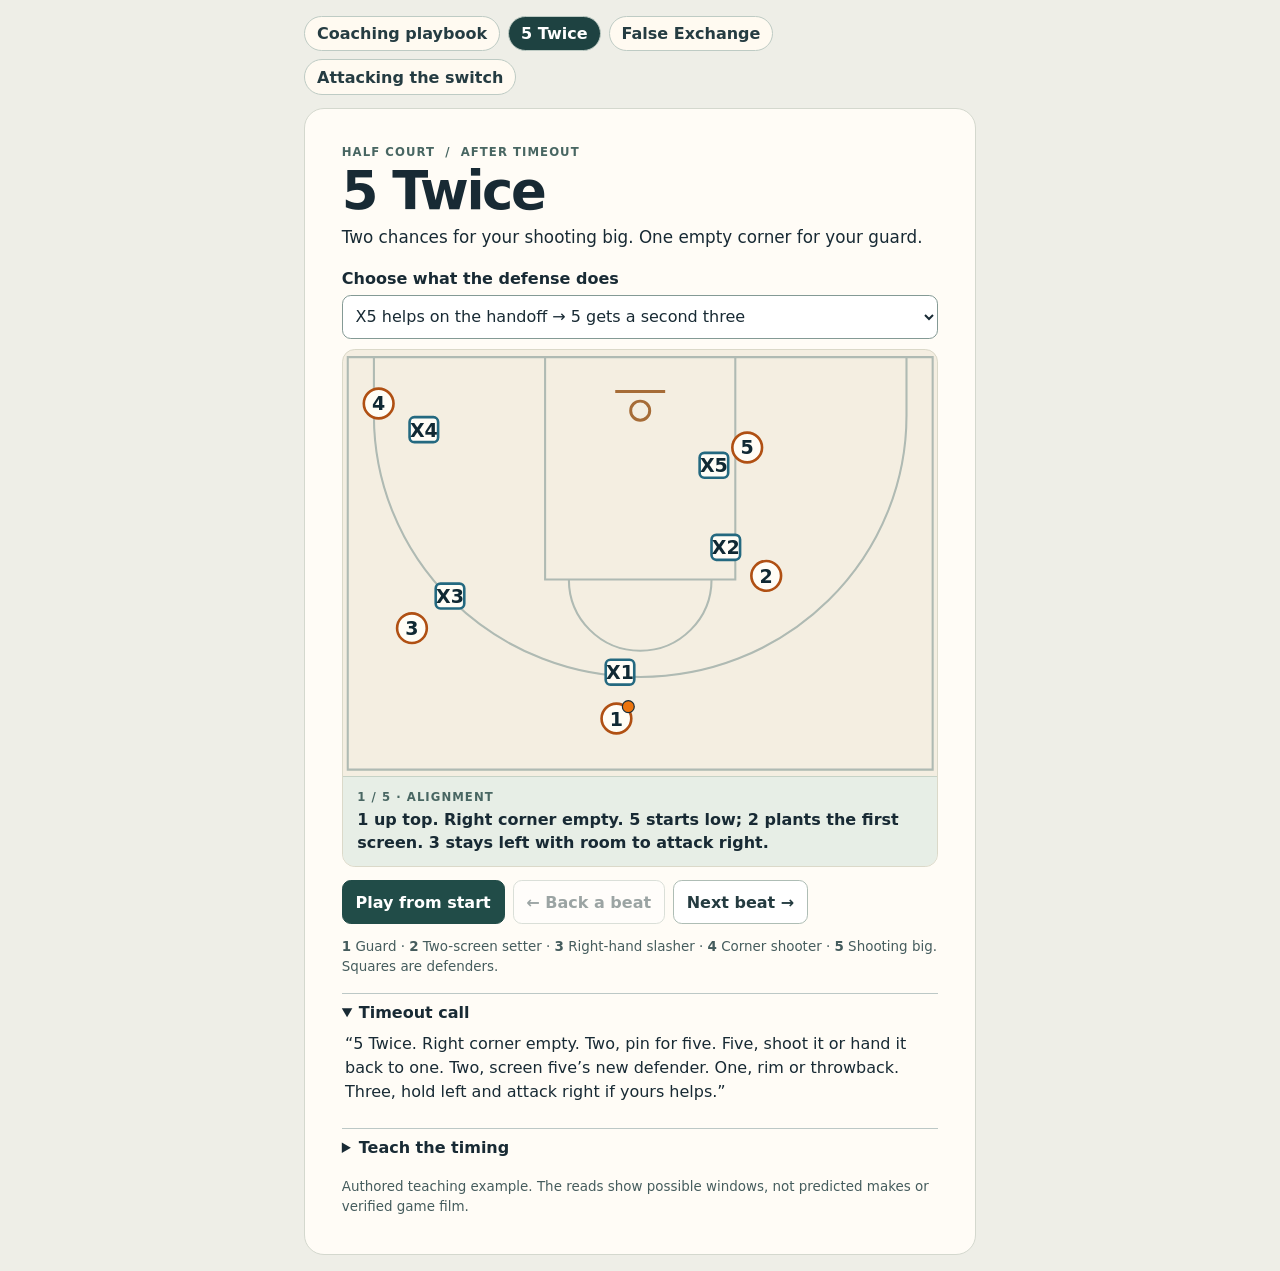
<file: index.html>
<!doctype html>
<html lang="en"><head><meta charset="utf-8"><meta name="viewport" content="width=device-width, initial-scale=1"><meta name="referrer" content="no-referrer"><meta name="description" content="Choose the defense, play the action and compare the offensive reads on a five-on-five coaching board."><title>5 Twice | Coaching board</title><style>
:root{color-scheme:light;--background:#fffcf6;--foreground:#182a34;--border:#bcc8c6;--viz-series-1:#b05013;--viz-series-2:#246980;--orange:#ec740d;--font-size-base:16px;font-family:system-ui,-apple-system,sans-serif;color:var(--foreground);background:#eeeee7}
*{box-sizing:border-box}body{margin:auto;max-width:44rem;padding:1rem}main{background:var(--background);padding:clamp(1rem,4vw,2.3rem);border-radius:1.25rem;border:1px solid #d4d8ce}nav,.toolbar,.viz-row{display:flex;flex-wrap:wrap;gap:.5rem;align-items:center}nav{margin:0 0 .8rem}nav span{font-size:.75rem;font-weight:750;color:#4c5c58;letter-spacing:.09em}nav a{background:#fffaf1;color:#253c42;border:1px solid #becbc4;border-radius:2rem;padding:.45rem .75rem;text-decoration:none;font-weight:650}nav a[aria-current=page]{background:#1e4241;color:white}h1{font-size:clamp(2rem,6vw,3.3rem);line-height:1.04;letter-spacing:-.045em;margin:.3rem 0 .45rem}h3{margin:.5rem 0}.intro{font-size:1.05rem;line-height:1.42;margin:0 0 1.2rem}.eyebrow{display:block;text-transform:uppercase;letter-spacing:.09em;font-size:.73rem;font-weight:750;color:#486662}
label{display:block;font-weight:650;margin:.4rem 0}select,button{font:inherit;min-height:44px}select{display:block;margin:.35rem 0 .65rem;width:100%;padding:.55rem;border:1px solid #849a95;border-radius:.55rem;color:var(--foreground);background:white}button{cursor:pointer;border-radius:.55rem;border:1px solid #aebdb5;background:#fff;color:#243b40;padding:.5rem .8rem;font-weight:600}button.primary,.btn-primary{background:#214c48;color:white;border-color:#214c48}button:disabled{opacity:.45;cursor:default}button:focus-visible,a:focus-visible,select:focus-visible{outline:3px solid #07689c;outline-offset:2px}
.board,#false-exchange .court{background:#f4eee1;border-radius:.8rem}.board{overflow:hidden;border:1px solid #dbd9c9}svg#floor{display:block;width:100%;max-height:49vh;margin:auto}.lines{fill:none;stroke:#afbab3;stroke-width:1.75}.basket{stroke:#a66c37;stroke-width:2.5}.off,.def{fill:#fffdf6;stroke-width:2.2}.off,.move,.screen{stroke:var(--viz-series-1)}.def{stroke:var(--viz-series-2)}.move{stroke-width:2;opacity:.65}.screen{stroke-width:3.4}.delivery{stroke:#263d40;stroke-width:2;stroke-dasharray:5 5}.ball{fill:var(--orange);stroke:var(--foreground)}.number{font-size:16px;text-anchor:middle;dominant-baseline:central;fill:#102933;font-weight:650}.caption{background:#e7eee6;border-top:1px solid #c6d2c6;padding:.75rem .9rem;line-height:1.45}.caption strong{display:block;font-weight:550;margin-top:.15rem}.toolbar{margin:.8rem 0}.roles,.text-small,footer{font-size:.84rem;line-height:1.5;color:#455c5d}.roles{margin:.5rem 0 1rem}details{margin-top:.4rem;border-top:1px solid var(--border);padding:.55rem 0}summary{cursor:pointer;font-weight:700}details p{line-height:1.5;margin:.6rem .2rem}footer{margin-top:.7rem}#false-exchange .read{line-height:1.4;background:#e7eee6;padding:.7rem;margin:.2rem 0;border-radius:.4rem}@media (max-width:440px){body{padding:.5rem}main{padding:.85rem}nav span{display:none}#floor .number{font-size:18px}}
</style></head><body><nav aria-label="Playbook"><a href="coach.html">Coaching playbook</a> <a aria-current="page" href="index.html">5 Twice</a><a href="false-exchange.html">False Exchange</a><a href="switches.html">Attacking the switch</a></nav><main>
  <header><div class="eyebrow">HALF COURT &nbsp;/&nbsp; AFTER TIMEOUT</div>
    <h1>5 Twice</h1><p class="intro">Two chances for your shooting big. One empty corner for your guard.</p></header>
  <label for="coverage">Choose what the defense does</label>
  <select id="coverage">
    <option value="first">X5 trails the pindown → 5 shoots</option>
    <option value="return">X5 helps on the handoff → 5 gets a second three</option>
    <option value="drive">X5 stays with 5 → 1 drives the empty side</option>
    <option value="slash">X3 commits to 1 → 3 attacks right</option>
    <option value="switch">They switch twice → keep it and reverse</option>
  </select>
  <div class="board">
    <svg id="floor" viewBox="0 0 500 358" role="img" aria-labelledby="court-title description">
      <title id="court-title">5 Twice, ten-player teaching court</title><desc id="description"></desc>
      <g class="lines"><path d="M4 353V6H496V353ZM170 6V193H330V6 M190 193a60 60 0 0 0 120 0 M26 6V55a224 220 0 0 0 448 0V6"/><path class="basket" d="M229 35h42"/><circle class="basket" cx="250" cy="51" r="8"/></g>
      <g id="routes" fill="none"></g><path id="delivery" class="delivery" fill="none"/><g id="actors"></g><circle class="ball" id="ball" r="5"/>
    </svg>
    <div class="caption"><span class="eyebrow" id="beat"></span><strong id="cue" aria-live="polite"></strong></div>
  </div>
  <div class="toolbar"><button id="play" class="primary">Play from start</button><button id="prev">← Back a beat</button><button id="next">Next beat →</button></div>
  <div class="roles"><b>1</b> Guard · <b>2</b> Two-screen setter · <b>3</b> Right-hand slasher · <b>4</b> Corner shooter · <b>5</b> Shooting big. Squares are defenders.</div>
  <details open><summary>Timeout call</summary><p>“5 Twice. Right corner empty. Two, pin for five. Five, shoot it or hand it back to one. Two, screen five’s new defender. One, rim or throwback. Three, hold left and attack right if yours helps.”</p></details>
  <details><summary>Teach the timing</summary><p><b>First window:</b> 5 brushes 2’s planted screen, ready to shoot beyond the right-slot arc. If denied, step toward 1 for a safe catch. If there’s no catch, 1 keeps it; there is no handoff.</p>
  <p><b>Second window:</b> 1 follows the pass over 5’s outside shoulder. As 1 takes the ball, 2 sets again in the recovery path of whoever is guarding 5. After 1 clears, 5 flares back to the top. Both screens need a legal stationary base, time and space.</p>
  <p><b>Third player:</b> 3 holds the left wing during 1’s drive. If X3 only stunts, 1 keeps the dribble. On a real commitment, pass before getting trapped below the rim. Once 1 clears, 3 drives right if the middle is available; if X3 takes away that hand, swing it instead.</p></details>
  <footer>Authored teaching example. The reads show possible windows, not predicted makes or verified game film.</footer>
</main>
<script src="five-twice.js"></script>
<script>
(() => {
  const get=id=>document.getElementById(id),ns='http://www.w3.org/2000/svg';
  const el=(tag,attrs={})=>{const n=document.createElementNS(ns,tag);for(const [k,v] of Object.entries(attrs))n.setAttribute(k,v);return n};
  const court=get('actors'), ball=get('ball'), route=get('routes'), pass=get('delivery'), sel=get('coverage');
  const ids=['o1','o2','o3','o4','o5','x1','x2','x3','x4','x5'];
  const dots=ids.map((id,i)=>{const g=el('g'),o=i<5;
    g.append(o?el('circle',{r:12.5,class:'off'}):el('rect',{x:-12,y:-10.5,width:24,height:21,rx:4,class:'def'}));
    const t=el('text',{class:'number'});t.textContent=o?id[1]:id.toUpperCase();g.append(t);court.append(g);return g});
  const run=window.createFiveTwice;
  const limited=window.matchMedia('(prefers-reduced-motion: reduce)'),clamp=v=>Math.max(0,Math.min(1,v)),mix=(a,b,v)=>[a[0]+(b[0]-a[0])*v,a[1]+(b[1]-a[1])*v],fmt=p=>p.map(n=>n*10).join(' ');
  let frames,at=0,raf=0,playing=false,currentBeat=0;
  function draw(from,to,t){
    const a=frames[from],b=frames[to],pts=a.p.map((v,i)=>{const delay=b.delay?.[ids[i]]||0;let u=clamp((t-delay)/(1-delay));u=u*u*(3-2*u);
      const c=b.curve?.[ids[i]];return c?mix(mix(v,c,u),mix(c,b.p[i],u),u):mix(v,b.p[i],u)});
    route.replaceChildren();
    if(to>0)for(let i=0;i<5;i++){const prev=frames[to-1].p[i],dest=b.p[i];if(prev===dest)continue;
      const c=b.curve?.[ids[i]],d='M'+fmt(prev)+(c?' Q'+fmt(c)+' ':' L')+fmt(dest);route.append(el('path',{d,class:'move'}))}
    if(b.screen!=null){const p=pts[b.screen];route.append(el('path',{d:'M'+fmt([p[0]-.95,p[1]+1.45])+'l19 -5',class:'screen'}))}
    pts.forEach((p,i)=>dots[i].setAttribute('transform','translate('+fmt(p)+')'));
    const giver=to>0?frames[to-1].holder:b.holder;let p=pts[b.holder];
    if(giver!==b.holder){const w=b.pass??[.2,.87],v=clamp((t-w[0])/(w[1]-w[0]));p=mix(pts[giver],pts[b.holder],v);
      pass.setAttribute('d',t>=w[0]?'M'+fmt(pts[giver])+' L'+fmt(pts[b.holder]):'')}
    else pass.setAttribute('d','');
    ball.setAttribute('cx',p[0]*10+10);ball.setAttribute('cy',p[1]*10-10)
  }
  function label(i){currentBeat=i;const f=frames[i];get('beat').textContent=(i+1)+' / '+frames.length+' · '+f.title;get('cue').textContent=f.cue;get('description').textContent=f.cue}
  function record(){try{history.replaceState(null,'','#'+sel.value+'/'+at)}catch{}}
  function stop(){cancelAnimationFrame(raf);playing=false;get('play').textContent='Play from start'}
  function step(i,save=true){stop();at=Math.max(0,Math.min(i,frames.length-1));draw(at,at,1);label(at);get('prev').disabled=at===0;get('next').disabled=at===frames.length-1;if(save)record()}
  function restore(){const [key,idx]=location.hash.slice(1).split('/');sel.value=Array.from(sel.options).some(o=>o.value===key)?key:'return';frames=run(sel.value);step(/^\d+$/.test(idx||'')?Number(idx):0,false)}
  sel.onchange=()=>{frames=run(sel.value);step(frames.length-1)};
  get('prev').onclick=()=>step(at-1);get('next').onclick=()=>step(at+1);
  get('play').onclick=()=>{if(playing){step(currentBeat);return}if(limited.matches){step(frames.length-1);return}
    step(0);playing=true;get('play').textContent='Stop at this beat';let i=1,began=performance.now();label(i);
    function play(now){const elapsed=now-began,u=clamp(elapsed/1350);draw(i-1,i,u);
      if(elapsed>=2050){at=i;if(i===frames.length-1){step(i);return}i++;began=now;label(i)}
      raf=requestAnimationFrame(play)}raf=requestAnimationFrame(play)};
  addEventListener('hashchange',restore);restore();
})();
</script>
</body></html>
</file>
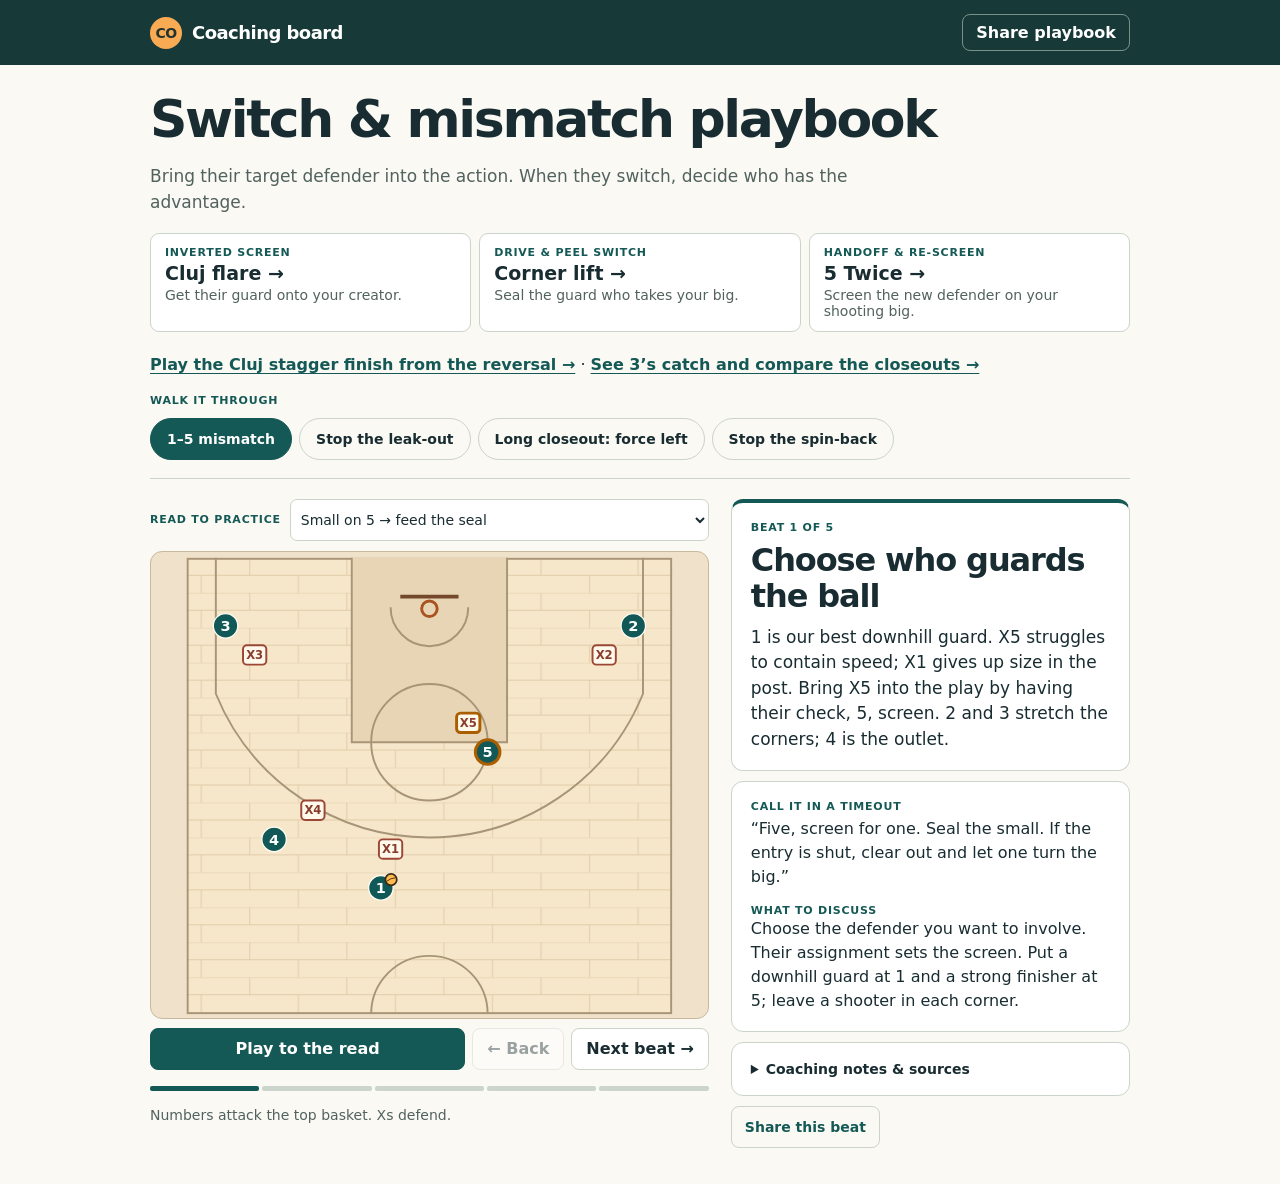
<file: coach.html>
<!doctype html><html lang="en"><head><meta charset="utf-8"><meta name="viewport" content="width=device-width, initial-scale=1">
<title>Switch & mismatch playbook · Coaching board</title>
<meta name="description" content="Watch the mismatch on a ball screen, a drive and a handoff. Walk through three team defense calls on an animated five-on-five board.">
<link rel="stylesheet" href="switches.css"><link rel="stylesheet" href="staff.css">
<script defer src="hunt-rotation.js"></script><script defer src="court.js?v=staff1"></script><script defer src="staff-plays.js?v=staff1"></script><script defer src="switches.js?v=staff1"></script>
</head><body><header><div class="wrap bar"><a class="brand" href="coach.html"><span class="logo" aria-hidden="true">CO</span> Coaching board</a><a class="booklink" href="coach.html" id="booklink">Share playbook</a></div></header><div class="wrap" id="book-status" role="status"></div>
<main class="wrap">
<h1>Switch &amp; mismatch playbook</h1>
<p class="intro">Bring their target defender into the action. When they switch, decide who has the advantage.</p>
<div class="library" aria-label="More animated mismatch plays">
<a href="switches.html#screen/hunt/0"><small>Inverted screen</small><strong>Cluj flare →</strong><span>Get their guard onto your creator.</span></a>
<a href="switches.html#drive/seal/0"><small>Drive &amp; peel switch</small><strong>Corner lift →</strong><span>Seal the guard who takes your big.</span></a>
<a href="switches.html#handoff/switch/0"><small>Handoff &amp; re-screen</small><strong>5 Twice →</strong><span>Screen the new defender on your shooting big.</span></a>
</div>
<p class="finish-link"><a href="switches.html#stagger/reject/4">Play the Cluj stagger finish from the reversal →</a> · <a href="switches.html#stagger/shooter/7">See 3’s catch and compare the closeouts →</a></p>
<h2 class="subhead">Walk it through</h2>
<nav id="plays" aria-label="Choose a coaching board"></nav>
<div class="layout"><section aria-label="Animated coaching board">
<div class="tools"><label for="read">Read to practice</label><select id="read"></select><span id="only-read" hidden></span></div>
<div class="floor"><svg id="court" viewBox="-6 -6 512 480" role="img"></svg></div>
<div id="controls"><button id="play" class="primary">Play to the read</button><button id="prev">← Back</button><button id="next">Next beat →</button></div>
<div id="beats" aria-label="Jump to a beat"></div><p id="legend-teams" class="team-key"></p>
</section><aside><div class="panel readout" aria-live="polite" aria-atomic="true"><div id="count" class="kicker"></div><h2 id="moment"></h2><p id="cue"></p></div>
<div class="panel instruction"><div class="kicker">Call it in a timeout</div><p id="timeout"></p><div class="kicker">What to discuss</div><p id="matchup"></p></div>
<details class="panel"><summary>Coaching notes &amp; sources</summary><div id="notes"></div></details>
<button id="share">Share this beat</button></aside></div>
<div id="sharing" role="status"></div>
<noscript>Enable JavaScript to animate these plays.</noscript></main>
<script>
document.getElementById('booklink').addEventListener('click',async e=>{
  e.preventDefault();const a=e.currentTarget,url=a.href;
  const status=document.getElementById('book-status');status.replaceChildren();
  try{await navigator.clipboard.writeText(url);status.textContent='Playbook link copied.'}
  catch{const link=document.createElement('a');link.href=url;link.textContent=url;status.append('Copy this playbook link: ',link)}
})
</script>
</body></html>
</file>
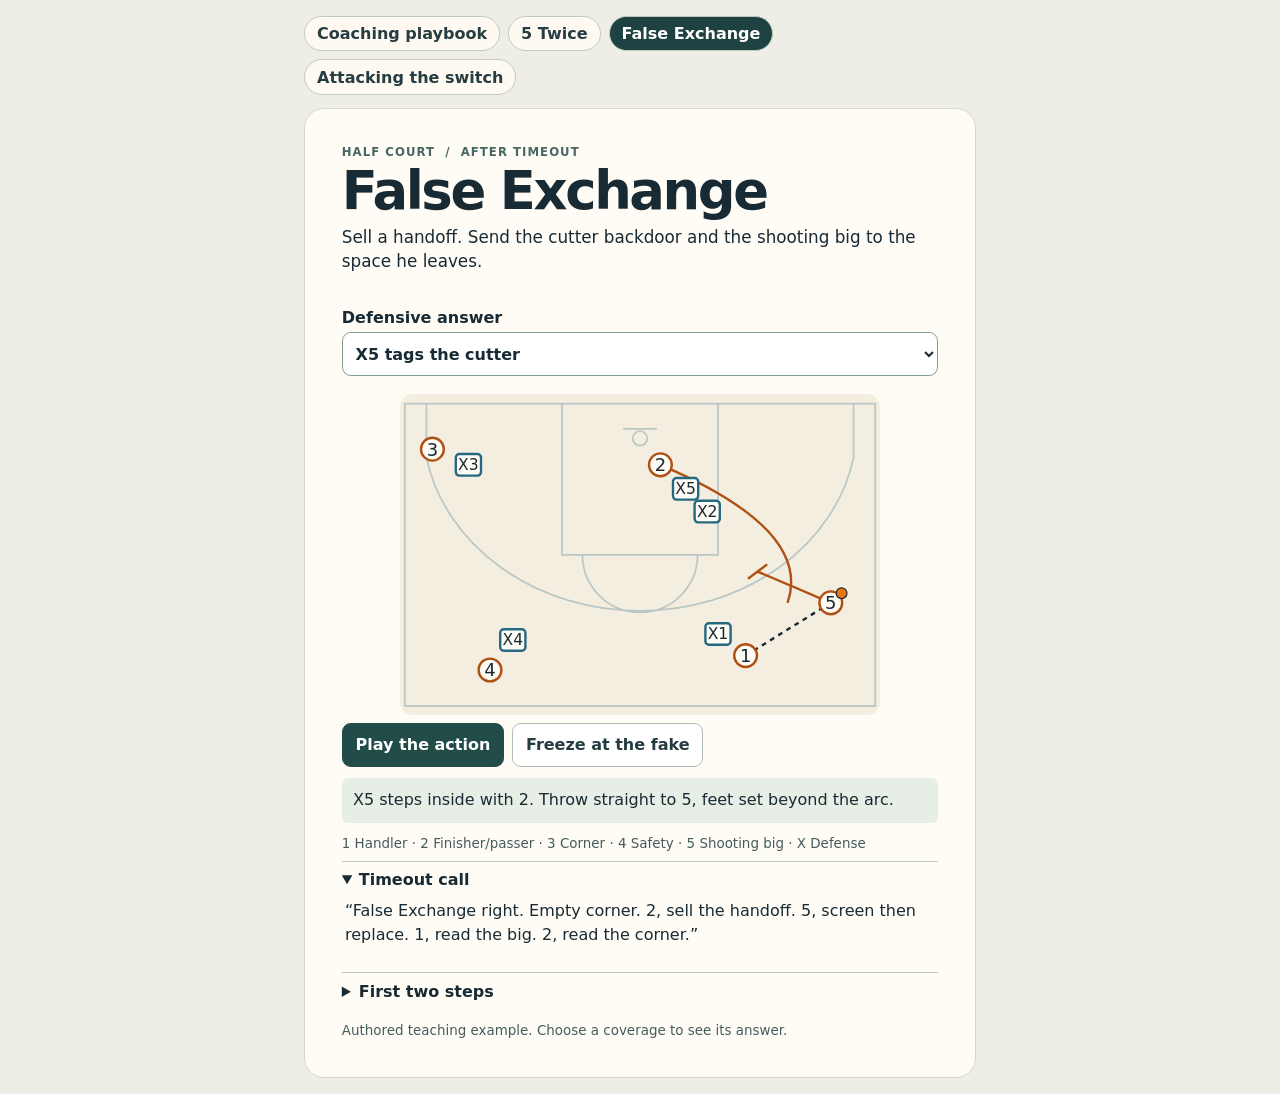
<file: false-exchange.html>
<!doctype html>
<html lang="en"><head><meta charset="utf-8"><meta name="viewport" content="width=device-width, initial-scale=1"><meta name="referrer" content="no-referrer"><meta name="description" content="Choose the defense, play the action and compare the offensive reads on a five-on-five coaching board."><title>False Exchange | Coaching board</title><style>
:root{color-scheme:light;--background:#fffcf6;--foreground:#182a34;--border:#bcc8c6;--viz-series-1:#b05013;--viz-series-2:#246980;--orange:#ec740d;--font-size-base:16px;font-family:system-ui,-apple-system,sans-serif;color:var(--foreground);background:#eeeee7}
*{box-sizing:border-box}body{margin:auto;max-width:44rem;padding:1rem}main{background:var(--background);padding:clamp(1rem,4vw,2.3rem);border-radius:1.25rem;border:1px solid #d4d8ce}nav,.toolbar,.viz-row{display:flex;flex-wrap:wrap;gap:.5rem;align-items:center}nav{margin:0 0 .8rem}nav span{font-size:.75rem;font-weight:750;color:#4c5c58;letter-spacing:.09em}nav a{background:#fffaf1;color:#253c42;border:1px solid #becbc4;border-radius:2rem;padding:.45rem .75rem;text-decoration:none;font-weight:650}nav a[aria-current=page]{background:#1e4241;color:white}h1{font-size:clamp(2rem,6vw,3.3rem);line-height:1.04;letter-spacing:-.045em;margin:.3rem 0 .45rem}h3{margin:.5rem 0}.intro{font-size:1.05rem;line-height:1.42;margin:0 0 1.2rem}.eyebrow{display:block;text-transform:uppercase;letter-spacing:.09em;font-size:.73rem;font-weight:750;color:#486662}
label{display:block;font-weight:650;margin:.4rem 0}select,button{font:inherit;min-height:44px}select{display:block;margin:.35rem 0 .65rem;width:100%;padding:.55rem;border:1px solid #849a95;border-radius:.55rem;color:var(--foreground);background:white}button{cursor:pointer;border-radius:.55rem;border:1px solid #aebdb5;background:#fff;color:#243b40;padding:.5rem .8rem;font-weight:600}button.primary,.btn-primary{background:#214c48;color:white;border-color:#214c48}button:disabled{opacity:.45;cursor:default}button:focus-visible,a:focus-visible,select:focus-visible{outline:3px solid #07689c;outline-offset:2px}
.board,#false-exchange .court{background:#f4eee1;border-radius:.8rem}.board{overflow:hidden;border:1px solid #dbd9c9}svg#floor{display:block;width:100%;max-height:49vh;margin:auto}.lines{fill:none;stroke:#afbab3;stroke-width:1.75}.basket{stroke:#a66c37;stroke-width:2.5}.off,.def{fill:#fffdf6;stroke-width:2.2}.off,.move,.screen{stroke:var(--viz-series-1)}.def{stroke:var(--viz-series-2)}.move{stroke-width:2;opacity:.65}.screen{stroke-width:3.4}.delivery{stroke:#263d40;stroke-width:2;stroke-dasharray:5 5}.ball{fill:var(--orange);stroke:var(--foreground)}.number{font-size:16px;text-anchor:middle;dominant-baseline:central;fill:#102933;font-weight:650}.caption{background:#e7eee6;border-top:1px solid #c6d2c6;padding:.75rem .9rem;line-height:1.45}.caption strong{display:block;font-weight:550;margin-top:.15rem}.toolbar{margin:.8rem 0}.roles,.text-small,footer{font-size:.84rem;line-height:1.5;color:#455c5d}.roles{margin:.5rem 0 1rem}details{margin-top:.4rem;border-top:1px solid var(--border);padding:.55rem 0}summary{cursor:pointer;font-weight:700}details p{line-height:1.5;margin:.6rem .2rem}footer{margin-top:.7rem}#false-exchange .read{line-height:1.4;background:#e7eee6;padding:.7rem;margin:.2rem 0;border-radius:.4rem}@media (max-width:440px){body{padding:.5rem}main{padding:.85rem}nav span{display:none}#floor .number{font-size:18px}}
</style></head><body><nav aria-label="Playbook"><a href="coach.html">Coaching playbook</a> <a href="index.html">5 Twice</a><a aria-current="page" href="false-exchange.html">False Exchange</a><a href="switches.html">Attacking the switch</a></nav><main><div id="false-exchange">
  <style>
    #false-exchange{display:grid;gap:calc(var(--font-size-base)*.5)}
    #false-exchange .court{display:block;width:100%;max-width:480px;margin:auto}
    #false-exchange .floor{fill:none;stroke:var(--border);stroke-width:1.5}
    #false-exchange .marks text{fill:var(--foreground);font-weight:500;text-anchor:middle;dominant-baseline:central}
  </style>
  <header><div class="eyebrow">HALF COURT &nbsp;/&nbsp; AFTER TIMEOUT</div><h1>False Exchange</h1><p class="intro">Sell a handoff. Send the cutter backdoor and the shooting big to the space he leaves.</p></header>
  <div class="viz-controls"><label class="form-label">Defensive answer
    <select class="form-select"><option value="tag">X5 tags the cutter</option><option value="hug">X5 stays with the big</option><option value="low">X3 helps from the far corner</option><option value="switch">X2 and X5 switch cleanly</option></select>
  </label></div>
  <svg class="court" viewBox="0 0 400 267" role="img" aria-label="Five-on-five half court"><desc></desc>
    <g class="floor"><path d="M4 260V8H396V260H4 M135 8V134H265V8 M152 134a48 48 0 0 0 96 0 M22 8V53a181 156 0 0 0 356 0V8"/><path d="M186 29h28"/><circle cx="200" cy="37" r="6"/></g>
    <g class="routes" fill="none" stroke="var(--viz-series-1)" stroke-width="2"></g>
    <path class="pass" stroke="var(--foreground)" fill="none" stroke-dasharray="4 4" stroke-width="2"/>
    <g class="marks"></g><circle class="ball" r="4.5" fill="var(--orange)" stroke="var(--foreground)"/>
  </svg>
  <div class="viz-row"><button type="button" class="btn btn-primary play">Play the action</button><button type="button" class="btn entry">Freeze at the fake</button></div>
  <p class="read" aria-live="polite"></p>
  <div class="text-small">1 Handler · 2 Finisher/passer · 3 Corner · 4 Safety · 5 Shooting big · X Defense</div>
</div>
<script>
(() => {
  const root=document.getElementById('false-exchange'), get=q=>root.querySelector(q);
  const select=get('select'), marks=get('.marks'), routes=get('.routes'), live=get('.read');
  const ns='http://www.w3.org/2000/svg', node=t=>document.createElementNS(ns,t);
  const start=[[209,243],[365,147],[27,46],[75,230],[256,126],[206,210],[338,139],[57,59],[94,205],[239,104]];
  const fake=[[287,218],[323,174],[27,46],[75,230],[298,148],[269,201],[302,186],[57,59],[94,205],[276,125]];
  const end=[[288,218],[217,59],[27,46],[75,230],[359,174],[265,200],[256,98],[57,59],[94,205],[238,79]];
  const choices={
    tag:{finish:5,line:'X5 steps inside with 2. Throw straight to 5, feet set beyond the arc.'},
    hug:{finish:2,line:'X5 follows 5 outside. Lead 2 below the trailing X2 for the finish.'},
    low:{finish:3,line:'X5 follows 5. On 2’s catch, X3 leaves the far corner: 2 kicks out to 3.'},
    switch:{finish:1,line:'X5 contains 2 and X2 gets out to 5. Hold the pass; reverse to 4 or play the mismatch.'}
  };
  const players=start.map((_,i)=>{
    const g=node('g'), d=i>=5, shape=node(d?'rect':'circle'), v=node('text');
    if(d){for(const [k,n] of Object.entries({x:-10.5,y:-9,width:21,height:18,rx:3}))shape.setAttribute(k,n)}
    else shape.setAttribute('r','9.5');
    shape.setAttribute('fill','var(--background)');shape.setAttribute('stroke',d?'var(--viz-series-2)':'var(--viz-series-1)');shape.setAttribute('stroke-width','2');
    v.textContent=(d?'X':'')+(i%5+1);v.setAttribute('font-size',d?'13':'15');g.append(shape,v);marks.append(g);return g;
  });
  const clamp=x=>Math.max(0,Math.min(1,x)),smooth=x=>x*x*(3-2*x),mix=(a,b,t)=>a.map((v,i)=>v+(b[i]-v)*t);
  let raf=0,moment='result';
  function targets(key){
    const e=end.map(p=>p.slice());
    if(key==='hug'||key==='low')e[9]=[337,153];
    if(key==='low')e[7]=[194,43];
    if(key==='switch'){e[6]=[342,155];e[9]=[223,82]}
    return e;
  }
  function pos(i,t,e){
    if(t<=1)return mix(start[i],fake[i],smooth(clamp(t)));
    const u=clamp(t-1);
    if(i===1){const k=smooth(clamp(u/.9));return mix(mix(fake[i],[344,113],k),mix([344,113],e[i],k),k)}
    const k=smooth(clamp(i===4?(u-.23)/.74:u));return mix(fake[i],e[i],k)
  }
  function paint(t){
    const key=select.value,e=targets(key),pts=start.map((_,i)=>pos(i,t,e));routes.replaceChildren();
    if(t>=1){for(const [i,mid] of [[1,[344,113]],[4,[329,161]]]){
      const p=node('path');p.setAttribute('d','M'+fake[i].join(' ')+' Q'+mid.join(' ')+' '+e[i].join(' '));routes.append(p)
    }const bar=node('path');bar.setAttribute('d','M290 154l16 -12');routes.append(bar)}
    players.forEach((g,i)=>g.setAttribute('transform','translate('+pts[i].join(' ')+')'));
    let ball=pts[0],trails='';
    if(key!=='switch'&&t>1.7){
      const first=key==='tag'?4:1;ball=mix(pts[0],pts[first],clamp((t-1.7)/.42));trails='M'+pts[0].join(' ')+' L'+pts[first].join(' ');
      if(key==='low'&&t>2.28){ball=mix(pts[1],pts[2],clamp((t-2.28)/.42));trails+=' L'+pts[2].join(' ')}
    }
    get('.pass').setAttribute('d',trails);get('.ball').setAttribute('cx',ball[0]+9);get('.ball').setAttribute('cy',ball[1]-8)
  }
  function freeze(where){
    cancelAnimationFrame(raf);moment=where;paint(where==='fake'?1:2.8);
    const cue=where==='fake'?'1 dribbles at 2 as if to hand off. 5 is set behind X2; the right corner is empty.':choices[select.value].line;
    live.textContent=cue;get('desc').textContent=cue
  }
  function remember(){try{history.replaceState(null,'','#'+select.value+'/'+moment)}catch{}}
  select.onchange=()=>{freeze('result');remember()};get('.entry').onclick=()=>{freeze('fake');remember()};
  get('.play').onclick=()=>{
    cancelAnimationFrame(raf);if(matchMedia('(prefers-reduced-motion: reduce)').matches){freeze('result');remember();return}
    live.textContent='1 sells the handoff; watch the cutter and X5.';const at=performance.now();
    function tick(now){const t=Math.min(2.8,(now-at)/1150);paint(t);if(t<2.8)raf=requestAnimationFrame(tick);else{freeze('result');remember()}}raf=requestAnimationFrame(tick)
  };
  function restore(){const [key,at]=location.hash.slice(1).split('/');select.value=Object.hasOwn(choices,key)?key:'tag';freeze(at==='fake'?'fake':'result')}
  restore();addEventListener('hashchange',restore);
})();
</script>
<details open><summary>Timeout call</summary><p>“False Exchange right. Empty corner. 2, sell the handoff. 5, screen then replace. 1, read the big. 2, read the corner.”</p></details><details><summary>First two steps</summary><p>1 dribbles at 2 on the right wing. 2 shows for the handoff, then cuts backdoor off a stationary backscreen from 5 if X2 jumps. 5 waits for 2 to clear before popping beyond the arc. If X2 sits inside, give the real handoff.</p></details><footer>Authored teaching example. Choose a coverage to see its answer.</footer></main></body></html>
</file>
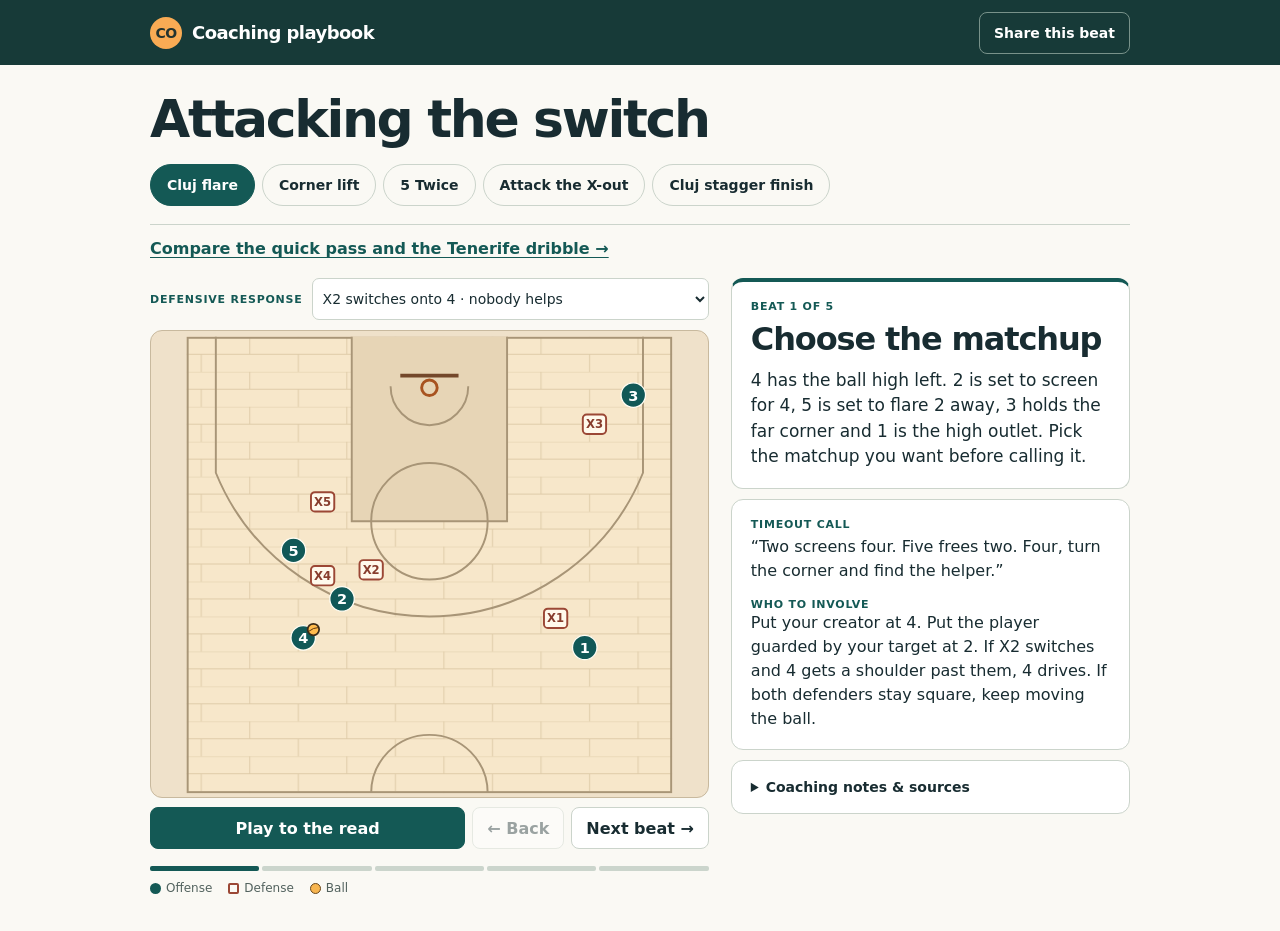
<file: switches.html>
<!doctype html>
<html lang="en">
<head>
<meta charset="utf-8"><meta name="viewport" content="width=device-width,initial-scale=1"><meta name="color-scheme" content="light">
<title>Attacking the switch · Coaching board</title>
<link rel="stylesheet" href="switches.css?v=wing2">
<script defer src="five-twice.js"></script><script defer src="switch-frames.js"></script><script defer src="hunt-rotation.js"></script><script defer src="cluj-stagger.js?v=wing2"></script><script defer src="court.js?v=wing2"></script><script defer src="switches.js?v=wing2"></script>
</head>
<body>
<header><div class="wrap bar"><a class="brand" href="coach.html"><span class="logo" aria-hidden="true">CO</span> Coaching playbook</a><button id="share">Share this beat</button></div></header>
<main class="wrap">
<h1>Attacking the switch</h1>
<nav id="plays" aria-label="Choose a play"></nav>
<a class="compare-link" href="tenerife.html">Compare the quick pass and the Tenerife dribble →</a>
<div class="layout">
<section aria-label="Play animation">
<div class="tools"><label for="read" id="read-label">Defensive response</label><select id="read"></select></div>
<div class="floor">
<svg id="court" viewBox="-6 -6 512 480" role="img" aria-labelledby="court-title court-desc">
</svg></div>
<div id="controls"><button class="primary" id="play">Play to the read</button><button id="prev">← Back</button><button id="next">Next beat →</button></div>
<div><a id="stagger-finish" hidden href="#stagger/reject/4">Play the stagger finish from this catch →</a></div>
<div id="catch-looks" hidden>
<p>Compare the defense on 3’s catch</p>
<a href="#stagger/shooter/8">X3 late</a>
<a href="#stagger/closeout/8">X3 running high</a>
<a href="#stagger/reverse/8">X3 square, X5 in the lane</a>
</div>
<div id="beats" aria-label="Jump to a beat"></div>
<div class="legend"><span><b class="offkey"></b>Offense</span><span><b class="defkey"></b>Defense</span><span><b class="ballkey"></b>Ball</span></div>
</section>
<aside>
<div class="panel readout" aria-live="polite" aria-atomic="true"><div id="count" class="kicker"></div><h2 id="moment"></h2><p id="cue"></p></div>
<div class="panel instruction"><div class="kicker">Timeout call</div><p id="timeout"></p><div class="kicker">Who to involve</div><p id="matchup"></p></div>
<details id="stagger-audit" class="panel" hidden><summary>How effective is the stagger?</summary>
<p><strong>Where I’d call it.</strong> Run it after the first Cluj action stalls and there is time for 3 to cross the floor. Against a chasing defender, 3 can shoot or turn a hard closeout into a paint touch. A downhill 1 on the empty side gives the defense another threat if 3 is covered.</p>
<p><strong>The shot and the pass.</strong> The original wing spot was about 32 feet from the rim. 3 now turns back toward the arc for a catch about 24 feet out. Only take it if that is a practiced shot. The pass is still about 36 feet. If a defender gets a hand in that diagonal, 1 keeps the ball and uses 4.</p>
<p><strong>Where it breaks down.</strong> A clean switch at the second screen can put X2 on 3 before the catch. If X3 denies the high exit, a backcut needs a clear rim and passing lane. 1 waits for that cut to clear before rejecting. If 5 cannot draw X5 out, expect help at the rim. A square closeout with X5 inside favors moving it to 4.</p>
<p><strong>Test it in practice.</strong> Alternate this set and your usual second action with the same lineups and starting clock. Have the defense chase, switch or deny the exit. For every call, log coverage, whether 3 caught in range, the first clean look (uncontested shot in range, rim attempt or shooting foul), turnovers and total points through the end of the possession. Compare clean looks per call and points per possession by coverage, including denied catches. Record the number of calls in each group.</p>
<p>These are drawn reads. Team possessions measured here: 0. FIBA describes a related stagger and ghost combination by Unicaja against Dijon; that play ended in a lob. WABC shows how a defense can cover a stagger. <a href="https://www.fiba.basketball/en/news/bcl-22-23-news-tactics-board-qualified">Unicaja example</a> · <a href="https://assets.fiba.basketball/image/upload/documents-corporate-wabc-coaching-manual-level-2-eng.pdf">WABC Level 2, defending staggered screens §1.2.3</a></p>
</details>
<details class="panel"><summary>Coaching notes &amp; sources</summary><div id="notes"></div></details>
</aside></div>
<div id="sharing" role="status"></div>
<noscript>Enable JavaScript to play the animated court.</noscript>
</main></body></html>
</file>
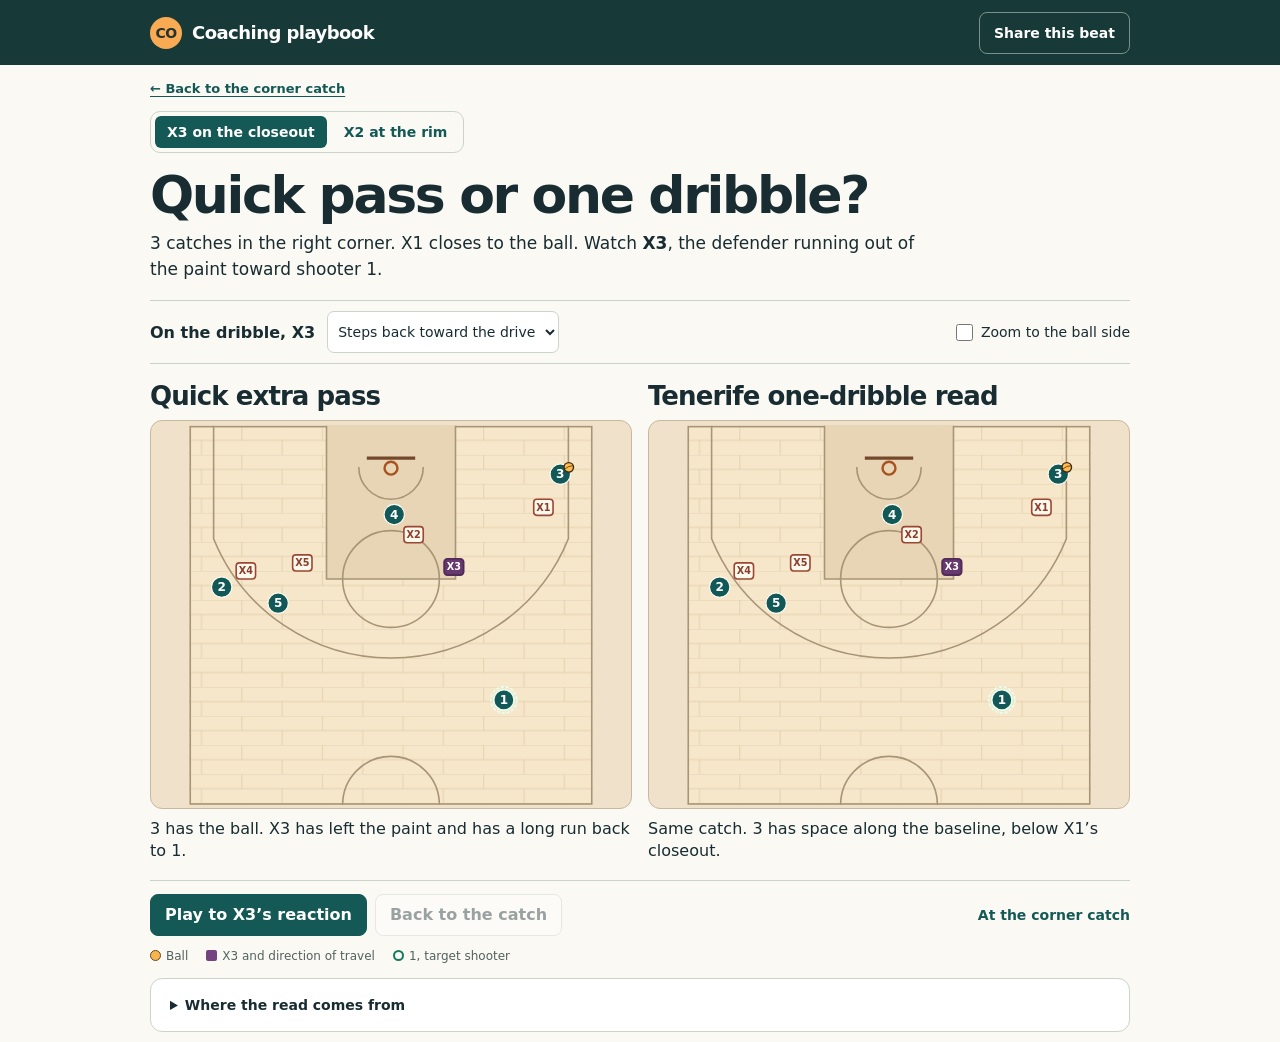
<file: tenerife.html>
<!doctype html>
<html lang="en">
<head>
<meta charset="utf-8"><meta name="viewport" content="width=device-width,initial-scale=1">
<title>Quick pass or one dribble? · Coaching board</title>
<link rel="stylesheet" href="switches.css"><link rel="stylesheet" href="tenerife.css?v=b6900beb91">
<script defer src="switch-frames.js"></script><script defer src="hunt-rotation.js"></script><script defer src="court.js"></script><script defer src="tenerife.js?v=8d9622e9f1"></script>
</head>
<body>
<header><div class="wrap bar"><a class="brand" href="coach.html"><span class="logo" aria-hidden="true">CO</span> Coaching playbook</a><button id="share">Share this beat</button></div></header>
<main class="wrap tandem">
<a class="return" href="switches.html#screen/hunt/6">← Back to the corner catch</a>
<nav class="read-nav" aria-label="Compare defensive reads"><a href="#help/catch" id="x3-link">X3 on the closeout</a><a href="#x2/drive" id="x2-link">X2 at the rim</a></nav>
<h1 id="lesson-title">Quick pass or one dribble?</h1>
<p class="intro" id="intro">3 catches in the right corner. X1 closes to the ball. Watch <strong>X3</strong>, the defender running out of the paint toward shooter 1.</p>
<div class="settings">
<label for="reaction" id="reaction-label">On the dribble, X3</label>
<select id="reaction"><option value="help">Steps back toward the drive</option><option value="stay">Stays with shooter 1</option></select>
<label class="zoom"><input type="checkbox" id="focus"> <span id="zoom-label">Zoom to the ball side</span></label>
</div>
<div class="pair">
<section aria-labelledby="left-heading"><h2 id="left-heading">Quick extra pass</h2><div class="floor"><svg class="paired-court" id="left-court" viewBox="-6 -6 512 480" role="img"></svg></div><p class="side-cue" id="left-cue"></p></section>
<section aria-labelledby="right-heading"><h2 id="right-heading">Tenerife one-dribble read</h2><div class="floor"><svg class="paired-court" id="right-court" viewBox="-6 -6 512 480" role="img"></svg></div><p class="side-cue" id="right-cue"></p></section>
</div>
<div class="transport">
<button class="primary" id="run">Play to X3’s reaction</button><button id="restart">Back to the catch</button>
<a href="#x2/drive" id="follow-keep" hidden>Next read: X2 at the rim →</a>
<div id="phase" role="status" aria-live="polite"></div>
</div>
<div class="legend"><span><b class="ballkey"></b>Ball</span><span><b class="watch"></b><span id="watched-label">X3 and direction of travel</span></span><span><b class="target"></b><span id="target-label">1, target shooter</span></span></div>
<p id="sharing" aria-live="polite"></p>
<details class="panel evidence"><summary>Where the read comes from</summary><p>FIBA’s March 2024 Tenerife–Jerusalem breakdown describes Bruno Fitipaldo attacking a closeout with one dribble. The defender recovering to the corner stepped back toward the drive. These courts apply that timing to our corner catch, with shooter 1 above the break. The X2 help and stay decisions extend the baseline drive as a drawn coaching example. <a href="https://www.fiba.basketball/en/news/23-24-news-games-within-games-lenovo-tenerife-vs-hapoel-bank-yahav-jerusalem">Read FIBA’s breakdown</a>.</p></details>
<noscript>Enable JavaScript to play the two courts.</noscript>
</main></body></html>
</file>
<file: switches.css>
:root {
  color-scheme:light;
  --ink:#182c31;
  --teal:#145955;
  --line:#cbd4cb;
  --muted:#52625e;
  font-family:system-ui,-apple-system,BlinkMacSystemFont,"Segoe UI",sans-serif;
  color:var(--ink);
  background:#faf9f4;
}
* {
  box-sizing:border-box;
}
body {
  margin:0;
}
header {
  background:#173a38;
  color:white;
}
.wrap {
  width:min(100% - 36px,980px);
  margin:auto;
}
.bar {
  display:flex;
  align-items:center;
  justify-content:space-between;
  min-height:65px;
}
.brand {
  display:flex;
  align-items:center;
  gap:10px;
  color:inherit;
  font-size:18px;
  letter-spacing:-.03em;
  font-weight:750;
  text-decoration:none;
}
.logo {
  display:grid;
  place-items:center;
  width:32px;
  height:32px;
  border-radius:50%;
  background:#f9ab54;
  color:#23332f;
  font-size:14px;
}
button,select {
  font:inherit;
  color:inherit;
}
button,select,summary {
  cursor:pointer;
}
button {
  background:#fff;
  border:1px solid var(--line);
  border-radius:8px;
  padding:9px 14px;
  font-weight:650;
  min-height:42px;
}
button:disabled {
  opacity:.42;
  cursor:default;
}
button:focus-visible,select:focus-visible,a:focus-visible,summary:focus-visible {
  outline:3px solid #c5641f;
  outline-offset:3px;
}
#share {
  color:white;
  background:transparent;
  border-color:#78928a;
  font-size:14px;
}
.bar a:hover {
  text-decoration:underline;
}
h1 {
  font-size:clamp(31px,5.5vw,52px);
  line-height:1.08;
  letter-spacing:-.045em;
  margin:26px 0 17px;
}
nav {
  display:flex;
  gap:7px;
  flex-wrap:wrap;
  padding-bottom:18px;
  border-bottom:1px solid var(--line);
}
nav button {
  border-radius:99px;
  padding:8px 16px;
  font-size:14px;
  background:transparent;
}
nav button[aria-pressed=true] {
  background:var(--teal);
  border-color:var(--teal);
  color:white;
}
.layout {
  display:grid;
  grid-template-columns:minmax(0,1.33fr) minmax(0,.95fr);
  gap:22px;
  margin:20px 0;
}
section,aside {
  min-width:0;
}
.tools {
  display:flex;
  gap:9px;
  align-items:center;
  margin-bottom:10px;
}
.tools label,.kicker {
  font-size:11px;
  font-weight:800;
  letter-spacing:.07em;
  text-transform:uppercase;
  color:var(--teal);
}
select {
  min-width:0;
  flex:1;
  background:white;
  border:1px solid var(--line);
  border-radius:7px;
  padding:9px 6px;
  font-size:14px;
  min-height:42px;
}
.floor {
  border:1px solid #c8b99e;
  border-radius:12px;
  background:#efe1ca;
  overflow:hidden;
}
#court {
  width:100%;
  max-height:min(53vh,466px);
  display:block;
  margin:auto;
}
.panel {
  background:white;
  border:1px solid var(--line);
  border-radius:12px;
  padding:18px 19px;
  margin-bottom:10px;
}
.readout {
  border-top:4px solid var(--teal);
}
h2 {
  font-size:clamp(23px,3.5vw,32px);
  letter-spacing:-.035em;
  line-height:1.14;
  margin:8px 0 10px;
}
p {
  margin:0;
  line-height:1.5;
}
.readout p {
  font-size:17px;
}
.instruction p {
  margin:4px 0 15px;
}
.instruction p:last-child {
  margin:0;
}
.panel summary {
  font-size:14px;
  font-weight:680;
}
.panel a {
  color:var(--teal);
}
#notes {
  font-size:14px;
}
#notes p {
  margin-top:10px;
}
#controls {
  display:flex;
  gap:7px;
  margin-top:9px;
}
.primary {
  background:var(--teal);
  color:white;
  border-color:var(--teal);
  flex:1;
}
#beats {
  display:flex;
  margin:7px 0 1px;
  gap:3px;
}
#beats button {
  flex:1;
  min-width:0;
  border:0;
  background:transparent;
  padding:8px 0;
  border-radius:2px;
  min-height:24px;
}
#beats button:before {
  content:'';
  display:block;
  height:5px;
  background:#cbd5cc;
  border-radius:2px;
}
#beats button.done:before {
  background:#7c9c91;
}
#beats button[aria-current=step]:before {
  background:var(--teal);
}
.legend {
  display:flex;
  gap:16px;
  font-size:12px;
  color:var(--muted);
}
.legend span {
  display:flex;
  align-items:center;
  gap:5px;
}
.legend b {
  width:11px;
  height:11px;
}
.offkey {
  border-radius:50%;
  background:var(--teal);
}
.defkey {
  border:2px solid #9b4735;
  border-radius:2px;
}
.ballkey {
  border-radius:50%;
  background:#f7b54f;
  border:1px solid #69471b;
}
#sharing {
  overflow-wrap:anywhere;
  padding-bottom:16px;
  font-size:14px;
}
#sharing a {
  color:var(--teal);
}
svg text {
  font-family:system-ui,sans-serif;
  font-weight:750;
  text-anchor:middle;
  dominant-baseline:central;
}
.off circle {
  fill:#115857;
  stroke:#fffdf4;
  stroke-width:1.3;
}
.off text {
  fill:white;
  font-size:15px;
}
.def rect {
  fill:#fff9ec;
  stroke:#9b4735;
  stroke-width:2;
}
.def text {
  fill:#883d2d;
  font-size:12px;
}
.trail {
  fill:none;
  stroke:#4f8c7c;
  stroke-dasharray:5 3;
  stroke-width:2;
}
.screen {
  stroke:#11665c;
  stroke-width:3.5;
}
@media(max-width:680px) {
  .wrap {
    width:calc(100% - 24px);
  }
  .bar {
    min-height:55px;
  }
  h1 {
    margin:17px 0 12px;
  }
  nav {
    gap:5px;
    padding-bottom:12px;
  }
  nav button {
    padding:6px 10px;
    font-size:13px;
  }
  .layout {
    display:block;
    margin-top:12px;
  }
  aside {
    margin-top:12px;
  }
  .tools label {
    font-size:10px;
  }
  .tools {
    display:grid;
    gap:3px;
  }
  .tools select {
    width:100%;
  }
  #court {
    max-height:44vh;
    min-height:230px;
  }
  .panel {
    padding:13px;
  }
  .legend {
    font-size:11px;
  }
  #controls button {
    font-size:14px;
    padding:7px 9px;
  }
}
.compare-link {
  display:inline-block;
  margin-top:14px;
  color:var(--teal);
  font-weight:700;
  text-underline-offset:3px;
}

#stagger-finish, .finish-link a { color:var(--teal); font-weight:700; text-underline-offset:3px; }
#stagger-finish:not([hidden]) { display:inline-block; margin-top:12px; }
.finish-link { margin:0 0 18px; }

#catch-looks:not([hidden]) { display:flex; flex-wrap:wrap; gap:6px; margin:12px 0; }
#catch-looks p { width:100%; font-size:14px; font-weight:700; }
#catch-looks a { color:var(--teal); padding:7px 10px; border:1px solid var(--line); border-radius:7px; background:white; font-size:14px; }
#catch-looks a[aria-current] { background:var(--teal); color:white; }
#stagger-audit p { margin:10px 0 0; font-size:14px; }

#court .def-trail { stroke:#9b4735; }
#court .def.watch rect { stroke-width:3px; }
</file>
<file: staff.css>
.intro{font-size:17px;max-width:760px;color:var(--muted)}
.library{display:grid;grid-template-columns:repeat(3,minmax(0,1fr));gap:8px;margin:18px 0 21px}
.library a{display:grid;align-content:start;gap:3px;border:1px solid var(--line);border-radius:9px;background:#fff;color:var(--ink);padding:12px 14px;text-decoration:none}
.library a:hover,.library a:focus-visible{border-color:var(--teal);background:#eef5ef}
.library small,.subhead{color:var(--teal);font-size:11px;letter-spacing:.07em;text-transform:uppercase;font-weight:800}
.library strong{font-size:19px}.library span,.team-key{font-size:14px;color:var(--muted)}
.subhead{margin:10px 0}.booklink,#share{background:transparent;border:1px solid #78928a;border-radius:8px;padding:8px 13px;font-weight:650;color:white;text-decoration:none}.booklink:hover{text-decoration:underline}
#share{border-color:var(--line);color:var(--teal)}#book-status:not(:empty){background:#ecf5e9;padding:8px 12px;overflow-wrap:anywhere;margin-top:5px}
#court.full-court{max-height:660px;height:74vh;min-height:440px}
.watch circle,.watch rect{stroke:#aa5e00;stroke-width:3.2px}.def-trail{stroke:#9b4735}.team-key{margin-top:4px}
@media(max-width:680px){.library{gap:5px;margin:12px 0}.library a{padding:7px}.library strong{font-size:14px}.library small{font-size:10px}.library span{display:none}.intro{font-size:15px}.booklink{font-size:13px}.team-key{font-size:12px}}
@media(max-width:430px){#court .off text{font-size:17px}#court .def text{font-size:14px}#court .def rect{x:-14px;width:28px}#court.full-court{height:80vh}}
</file>
<file: tenerife.css>
.return {
  color:var(--teal);
  font-weight:700;
  text-underline-offset:3px;
}
.return {
  display:inline-block;
  margin-top:16px;
  font-size:13px;
}
.tandem h1 {
  margin:14px 0 8px;
}
.intro {
  font-size:17px;
  max-width:770px;
}
.settings {
  display:flex;
  gap:12px;
  align-items:center;
  margin:18px 0;
  border-block:1px solid var(--line);
  padding:10px 0;
}
.settings>label:first-child {
  font-weight:700;
}
.settings select {
  flex:0 1 auto;
}
.zoom {
  display:flex;
  align-items:center;
  gap:5px;
  margin-left:auto;
  font-size:14px;
}
.zoom input {
  width:17px;
  height:17px;
  accent-color:var(--teal);
}
.pair {
  display:grid;
  grid-template-columns:repeat(2,minmax(0,1fr));
  gap:16px;
}
.pair h2 {
  font-size:clamp(17px,2.8vw,26px);
  margin:0 0 8px;
}
.paired-court {
  display:block;
  width:100%;
  height:min(43vh,390px);
  margin:auto;
}
.side-cue {
  font-size:16px;
  line-height:1.38;
  margin:9px 0 4px;
}
.transport {
  display:flex;
  align-items:center;
  gap:8px;
  border-top:1px solid var(--line);
  margin-top:14px;
  padding:13px 0;
}
.transport .primary {
  flex:none;
}
#phase {
  font-size:14px;
  font-weight:700;
  color:var(--teal);
  margin-left:auto;
}
.tandem .legend {
  flex-wrap:wrap;
  gap:8px 18px;
}
.watch {
  background:#754480;
  border-radius:2px;
}
.target {
  border:2px solid #16795e;
  border-radius:50%;
}
.def.watched rect {
  fill:#68396e;
  stroke:#512b57;
  stroke-width:2.3;
}
.def.watched text {
  fill:white;
}
.off.shooter circle {
  stroke:#e8fff0;
  stroke-width:2;
}
.shooter .shooter-ring {
  fill:none;
  stroke:#16795e;
  stroke-width:2.5;
  stroke-dasharray:4 2;
}
.direction {
  fill:none;
  stroke:#8a4d80;
  stroke-linecap:round;
  stroke-linejoin:round;
  stroke-width:3;
}
#sharing:empty {
  display:none;
}
.evidence {
  margin-top:15px;
}
.evidence p {
  margin-top:9px;
}
@media(max-width:680px) {
  .settings {
    display:grid;
    gap:4px 8px;
    grid-template-columns:auto minmax(0,1fr);
    margin:12px 0;
  }
  .settings>label:first-child {
    font-size:13px;
  }
  .settings select {
    font-size:13px;
  }
  .zoom {
    grid-column:1/-1;
    margin-left:0;
    font-size:12px;
  }
  .pair {
    gap:7px;
  }
  .pair section {
    display:grid;
    grid-template-rows:2.3em auto 1fr;
    align-items:start;
  }
  .pair h2 {
    line-height:1.12;
    font-size:16px;
  }
  .paired-court {
    height:clamp(160px,51vw,300px);
  }
  .side-cue {
    font-size:13px;
  }
  .transport {
    flex-wrap:wrap;
    margin-top:10px;
    padding:10px 0;
  }
  .transport button {
    font-size:13px;
    padding:8px;
  }
  #phase {
    width:100%;
    margin:0;
    font-size:13px;
  }
  .intro {
    font-size:15px;
  }
  .tandem .legend {
    font-size:11px;
  }
}
@media(max-width:680px) {
  .paired-court .watched text {
    font-size:16px;
  }
  .paired-court .off text {
    font-size:18px;
  }
  .paired-court .direction {
    stroke-width:4px;
  }
}

.read-nav {
  display:flex;
  gap:5px;
  flex-wrap:wrap;
  padding:4px;
  width:fit-content;
  margin:14px 0 6px;
  border:1px solid var(--line);
  border-radius:10px;
}
.read-nav a {
  padding:8px 12px;
  color:var(--teal);
  text-decoration:none;
  border-radius:6px;
  font-size:14px;
  font-weight:700;
}
.read-nav a[aria-current="page"] {
  color:white;
  background:var(--teal);
}
#follow-keep {
  color:var(--teal);
  font-weight:700;
}
.tandem [hidden] {
  display:none !important;
}
.tandem .settings.rim-settings {
  display:flex;
  justify-content:flex-end;
}
.finish-path {
  stroke:#a35a12;
  stroke-width:2.8;
  stroke-dasharray:3 3;
  fill:none;
}
</file>
